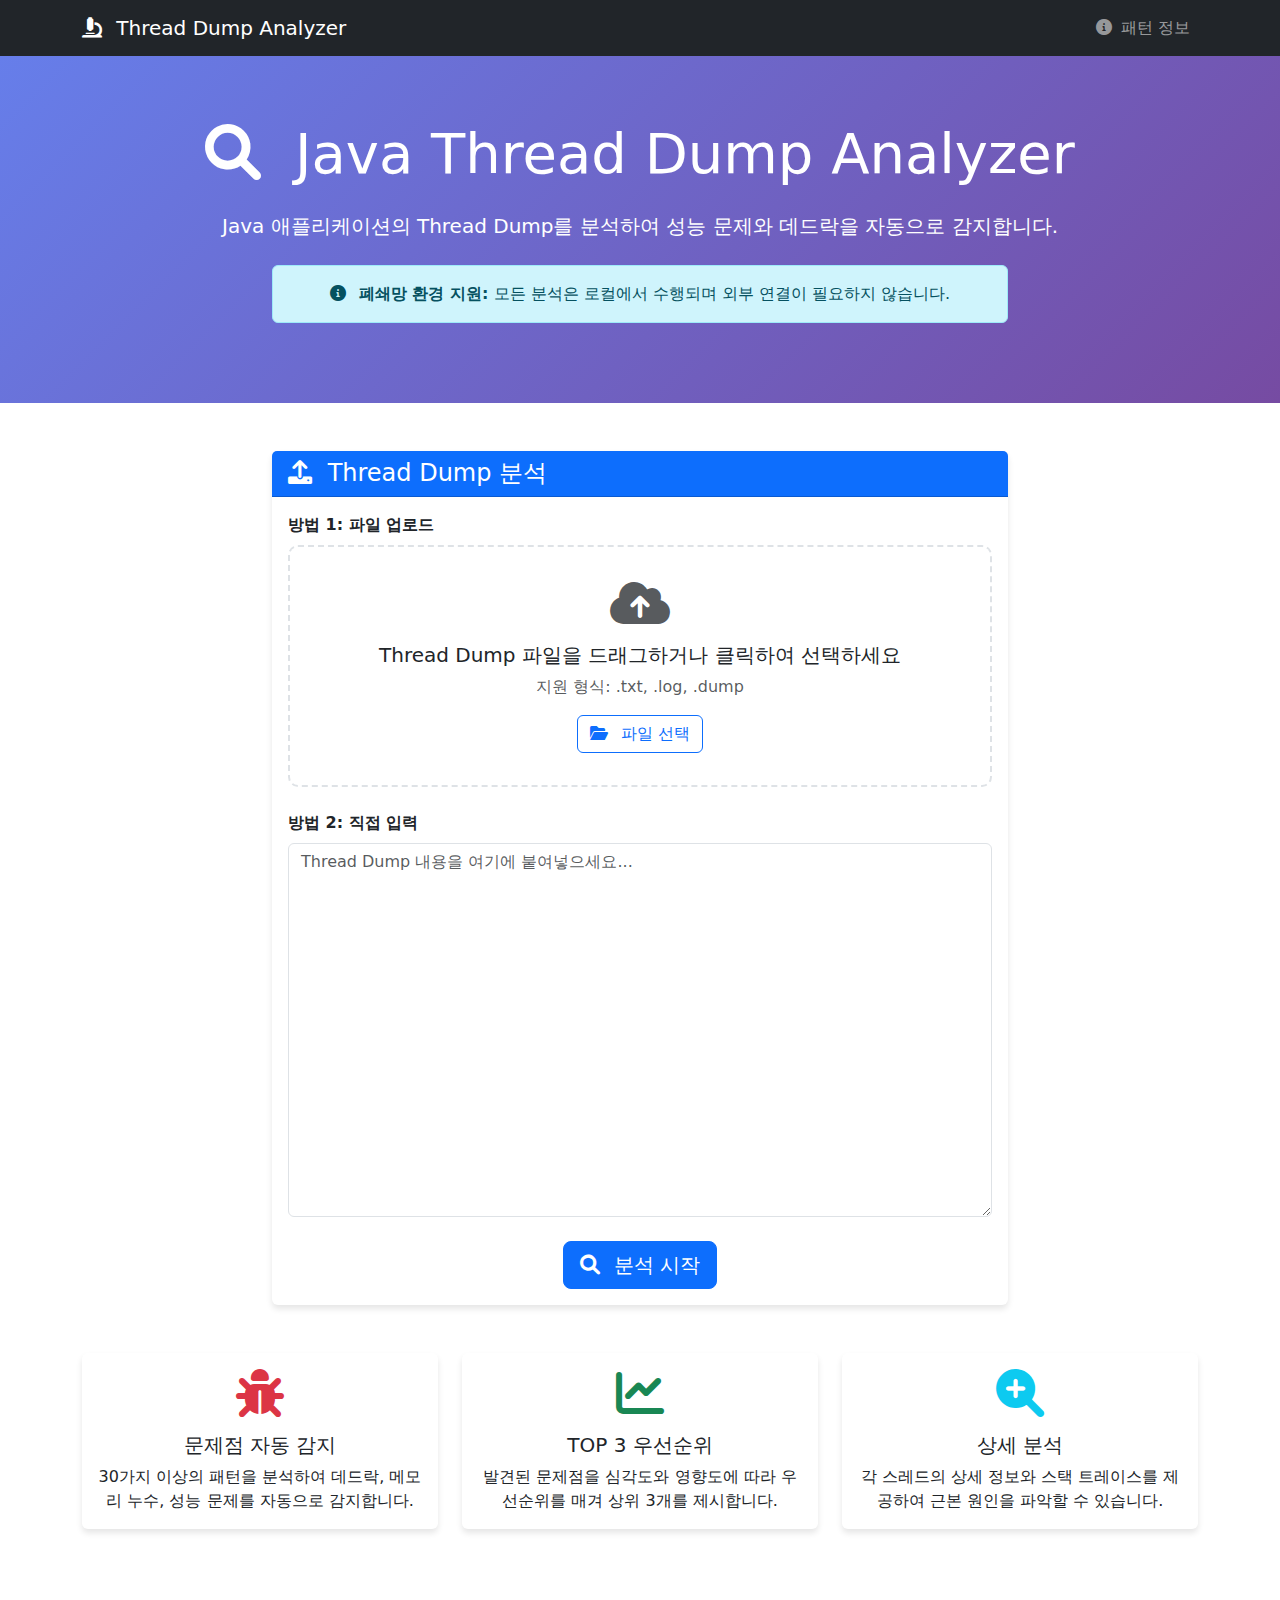
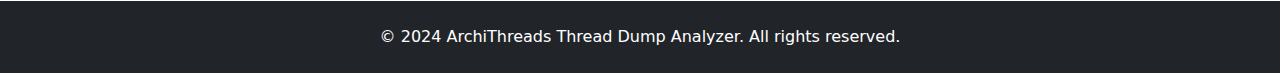
<file: src/main/resources/templates/index.html>
<!DOCTYPE html>
<html lang="ko" xmlns:th="http://www.thymeleaf.org">
<head>
    <meta charset="UTF-8">
    <meta name="viewport" content="width=device-width, initial-scale=1.0">
    <title>Java Thread Dump Analyzer</title>
    <link href="https://cdn.jsdelivr.net/npm/bootstrap@5.1.3/dist/css/bootstrap.min.css" rel="stylesheet">
    <link href="https://cdnjs.cloudflare.com/ajax/libs/font-awesome/6.0.0/css/all.min.css" rel="stylesheet">
    <style>
        .hero-section {
            background: linear-gradient(135deg, #667eea 0%, #764ba2 100%);
            color: white;
            padding: 4rem 0;
        }
        .feature-card {
            transition: transform 0.3s ease;
            border: none;
            box-shadow: 0 4px 6px rgba(0, 0, 0, 0.1);
        }
        .feature-card:hover {
            transform: translateY(-5px);
        }
        .upload-area {
            border: 2px dashed #dee2e6;
            border-radius: 10px;
            padding: 2rem;
            text-align: center;
            transition: border-color 0.3s ease;
        }
        .upload-area:hover {
            border-color: #667eea;
        }
        .upload-area.dragover {
            border-color: #667eea;
            background-color: #f8f9ff;
        }
    </style>
</head>
<body>
    <!-- Navigation -->
    <nav class="navbar navbar-expand-lg navbar-dark bg-dark">
        <div class="container">
            <a class="navbar-brand" href="/">
                <i class="fas fa-microscope me-2"></i>
                Thread Dump Analyzer
            </a>
            <div class="navbar-nav ms-auto">
                <a class="nav-link" href="/patterns">
                    <i class="fas fa-info-circle me-1"></i>
                    패턴 정보
                </a>
            </div>
        </div>
    </nav>

    <!-- Hero Section -->
    <section class="hero-section">
        <div class="container text-center">
            <h1 class="display-4 mb-4">
                <i class="fas fa-search me-3"></i>
                Java Thread Dump Analyzer
            </h1>
            <p class="lead mb-4">
                Java 애플리케이션의 Thread Dump를 분석하여 성능 문제와 데드락을 자동으로 감지합니다.
            </p>
            <div class="row justify-content-center">
                <div class="col-md-8">
                    <div class="alert alert-info">
                        <i class="fas fa-info-circle me-2"></i>
                        <strong>폐쇄망 환경 지원:</strong> 모든 분석은 로컬에서 수행되며 외부 연결이 필요하지 않습니다.
                    </div>
                </div>
            </div>
        </div>
    </section>

    <!-- Main Content -->
    <div class="container my-5">
        <div class="row">
            <!-- Upload Section -->
            <div class="col-lg-8 mx-auto">
                <div class="card feature-card">
                    <div class="card-header bg-primary text-white">
                        <h4 class="mb-0">
                            <i class="fas fa-upload me-2"></i>
                            Thread Dump 분석
                        </h4>
                    </div>
                    <div class="card-body">
                        <form action="/analyze" method="post" enctype="multipart/form-data" id="analyzeForm">
                            <!-- File Upload -->
                            <div class="mb-4">
                                <label class="form-label fw-bold">방법 1: 파일 업로드</label>
                                <div class="upload-area" id="uploadArea">
                                    <i class="fas fa-cloud-upload-alt fa-3x text-muted mb-3"></i>
                                    <h5>Thread Dump 파일을 드래그하거나 클릭하여 선택하세요</h5>
                                    <p class="text-muted">지원 형식: .txt, .log, .dump</p>
                                    <input type="file" class="form-control d-none" id="fileInput" name="file" 
                                           accept=".txt,.log,.dump" onchange="handleFileSelect(this)">
                                    <button type="button" class="btn btn-outline-primary" onclick="document.getElementById('fileInput').click()">
                                        <i class="fas fa-folder-open me-2"></i>
                                        파일 선택
                                    </button>
                                </div>
                                <div id="fileInfo" class="mt-2" style="display: none;">
                                    <div class="alert alert-success">
                                        <i class="fas fa-check-circle me-2"></i>
                                        <span id="fileName"></span> 선택됨
                                    </div>
                                </div>
                            </div>

                            <!-- Text Input -->
                            <div class="mb-4">
                                <label class="form-label fw-bold">방법 2: 직접 입력</label>
                                <textarea class="form-control" name="threadDump" rows="15" 
                                          placeholder="Thread Dump 내용을 여기에 붙여넣으세요..."></textarea>
                            </div>

                            <!-- Submit Button -->
                            <div class="text-center">
                                <button type="submit" class="btn btn-primary btn-lg">
                                    <i class="fas fa-search me-2"></i>
                                    분석 시작
                                </button>
                            </div>
                        </form>
                    </div>
                </div>
            </div>
        </div>

        <!-- Features Section -->
        <div class="row mt-5">
            <div class="col-md-4 mb-4">
                <div class="card feature-card h-100">
                    <div class="card-body text-center">
                        <i class="fas fa-bug fa-3x text-danger mb-3"></i>
                        <h5 class="card-title">문제점 자동 감지</h5>
                        <p class="card-text">30가지 이상의 패턴을 분석하여 데드락, 메모리 누수, 성능 문제를 자동으로 감지합니다.</p>
                    </div>
                </div>
            </div>
            <div class="col-md-4 mb-4">
                <div class="card feature-card h-100">
                    <div class="card-body text-center">
                        <i class="fas fa-chart-line fa-3x text-success mb-3"></i>
                        <h5 class="card-title">TOP 3 우선순위</h5>
                        <p class="card-text">발견된 문제점을 심각도와 영향도에 따라 우선순위를 매겨 상위 3개를 제시합니다.</p>
                    </div>
                </div>
            </div>
            <div class="col-md-4 mb-4">
                <div class="card feature-card h-100">
                    <div class="card-body text-center">
                        <i class="fas fa-search-plus fa-3x text-info mb-3"></i>
                        <h5 class="card-title">상세 분석</h5>
                        <p class="card-text">각 스레드의 상세 정보와 스택 트레이스를 제공하여 근본 원인을 파악할 수 있습니다.</p>
                    </div>
                </div>
            </div>
        </div>
    </div>

    <!-- Footer -->
    <footer class="bg-dark text-white py-4 mt-5">
        <div class="container text-center">
            <p class="mb-0">&copy; 2024 ArchiThreads Thread Dump Analyzer. All rights reserved.</p>
        </div>
    </footer>

    <script src="https://cdn.jsdelivr.net/npm/bootstrap@5.1.3/dist/js/bootstrap.bundle.min.js"></script>
    <script>
        // Drag and Drop functionality
        const uploadArea = document.getElementById('uploadArea');
        const fileInput = document.getElementById('fileInput');
        const fileInfo = document.getElementById('fileInfo');
        const fileName = document.getElementById('fileName');

        uploadArea.addEventListener('dragover', (e) => {
            e.preventDefault();
            uploadArea.classList.add('dragover');
        });

        uploadArea.addEventListener('dragleave', () => {
            uploadArea.classList.remove('dragover');
        });

        uploadArea.addEventListener('drop', (e) => {
            e.preventDefault();
            uploadArea.classList.remove('dragover');
            
            const files = e.dataTransfer.files;
            if (files.length > 0) {
                fileInput.files = files;
                handleFileSelect(fileInput);
            }
        });

        function handleFileSelect(input) {
            const file = input.files[0];
            if (file) {
                fileName.textContent = file.name + ' (' + formatFileSize(file.size) + ')';
                fileInfo.style.display = 'block';
            } else {
                fileInfo.style.display = 'none';
            }
        }

        function formatFileSize(bytes) {
            if (bytes === 0) return '0 Bytes';
            const k = 1024;
            const sizes = ['Bytes', 'KB', 'MB', 'GB'];
            const i = Math.floor(Math.log(bytes) / Math.log(k));
            return parseFloat((bytes / Math.pow(k, i)).toFixed(2)) + ' ' + sizes[i];
        }

        // Form validation
        document.getElementById('analyzeForm').addEventListener('submit', function(e) {
            const fileInput = document.getElementById('fileInput');
            const textarea = document.querySelector('textarea[name="threadDump"]');
            
            if (!fileInput.files[0] && !textarea.value.trim()) {
                e.preventDefault();
                alert('파일을 업로드하거나 Thread Dump 내용을 입력해주세요.');
                return false;
            }
        });
    </script>
</body>
</html>
</file>
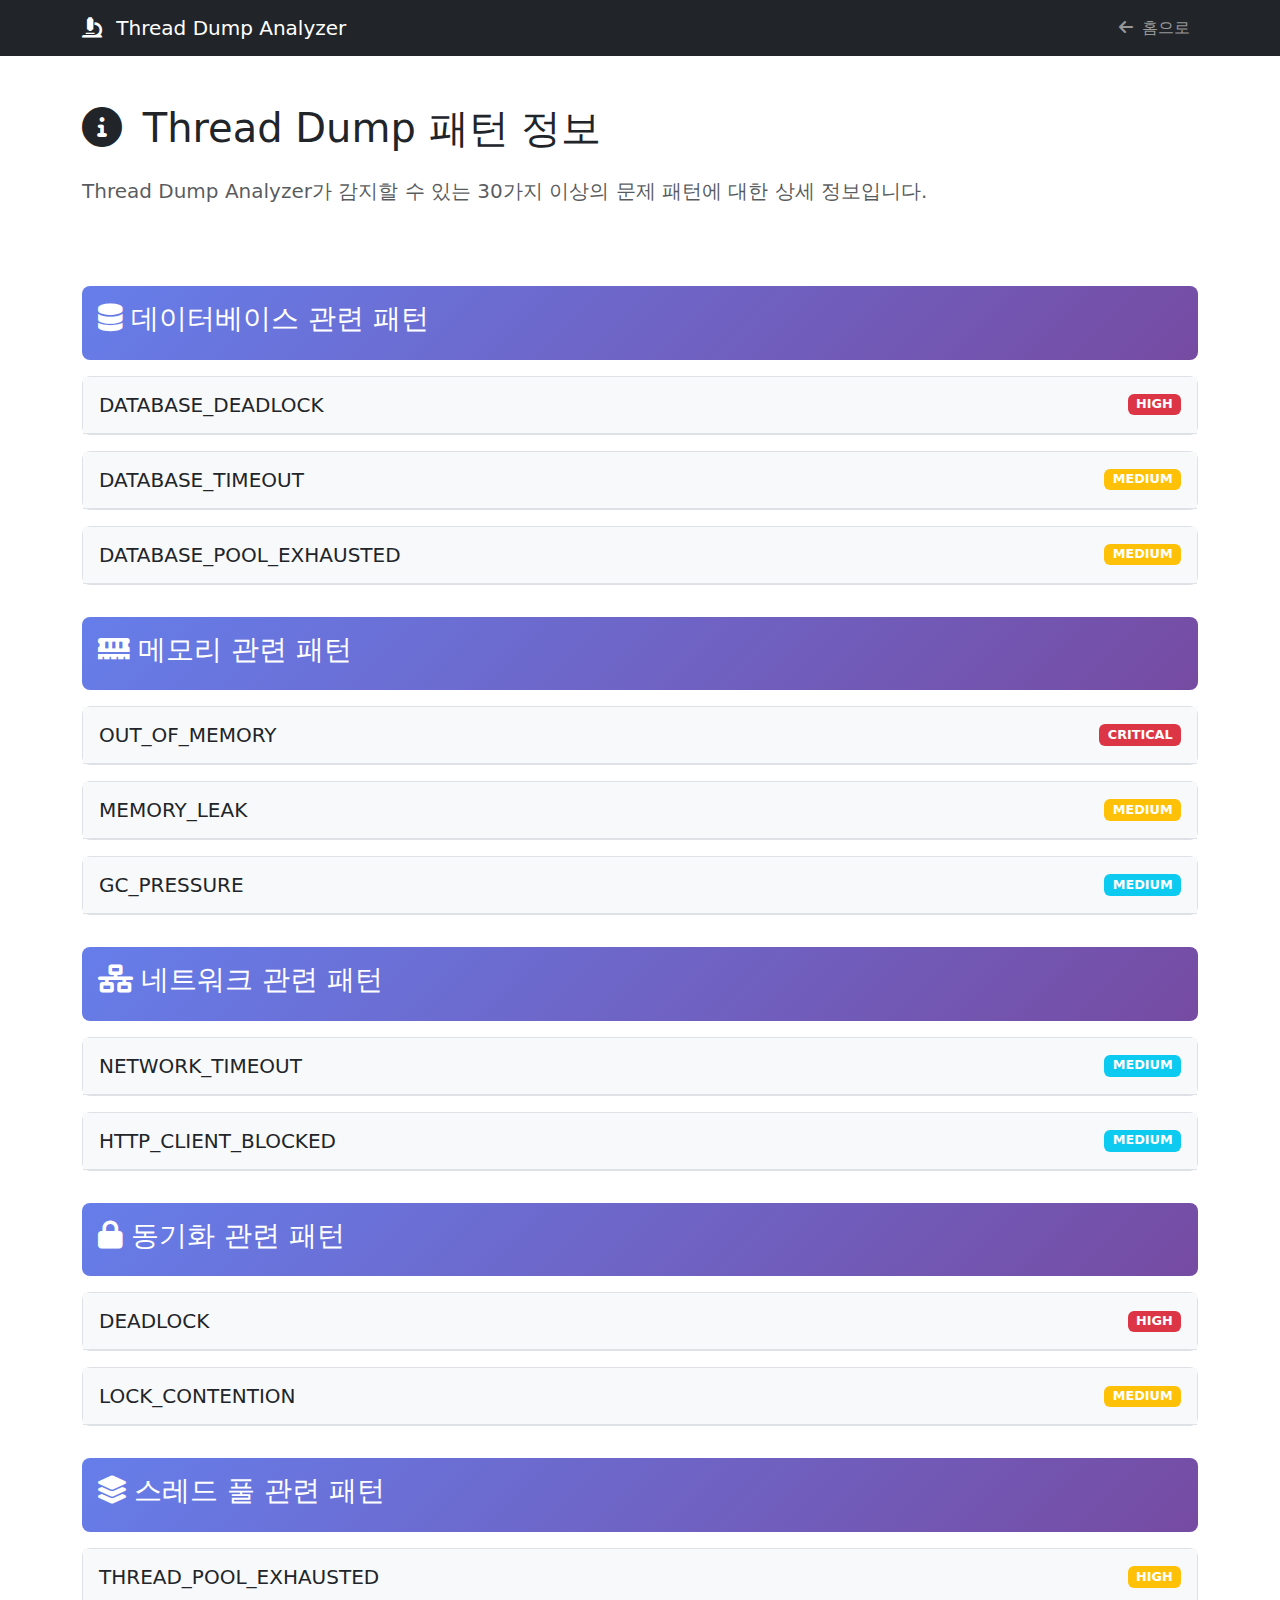
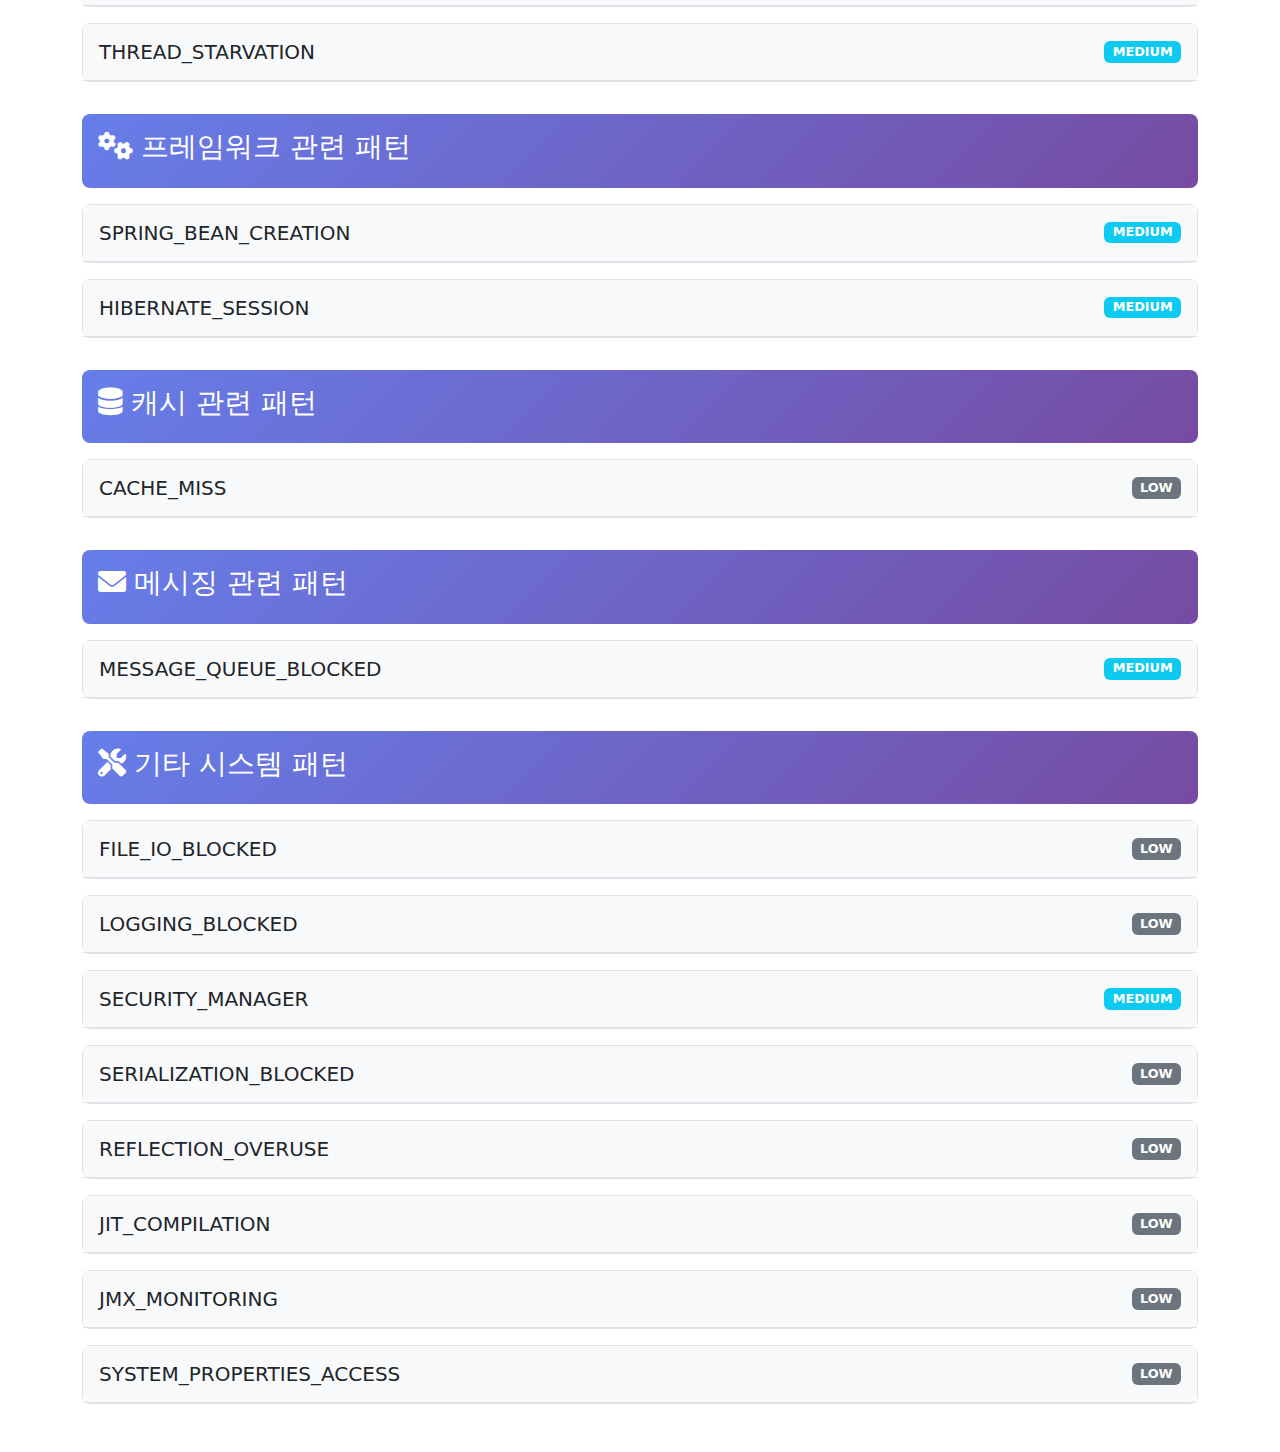
<file: src/main/resources/templates/patterns.html>
<!DOCTYPE html>
<html lang="ko" xmlns:th="http://www.thymeleaf.org">
<head>
    <meta charset="UTF-8">
    <meta name="viewport" content="width=device-width, initial-scale=1.0">
    <title>패턴 정보 - Thread Dump Analyzer</title>
    <link href="https://cdn.jsdelivr.net/npm/bootstrap@5.1.3/dist/css/bootstrap.min.css" rel="stylesheet">
    <link href="https://cdnjs.cloudflare.com/ajax/libs/font-awesome/6.0.0/css/all.min.css" rel="stylesheet">
    <style>
        .pattern-card {
            border: 1px solid #dee2e6;
            border-radius: 8px;
            margin-bottom: 1rem;
            transition: transform 0.2s ease;
        }
        .pattern-card:hover {
            transform: translateY(-2px);
            box-shadow: 0 4px 8px rgba(0,0,0,0.1);
        }
        .pattern-header {
            background-color: #f8f9fa;
            padding: 1rem;
            border-bottom: 1px solid #dee2e6;
            cursor: pointer;
        }
        .pattern-content {
            padding: 1rem;
            display: none;
        }
        .pattern-content.show {
            display: block;
        }
        .severity-badge {
            font-size: 0.8rem;
        }
        .category-header {
            background: linear-gradient(135deg, #667eea 0%, #764ba2 100%);
            color: white;
            padding: 1rem;
            border-radius: 8px;
            margin: 2rem 0 1rem 0;
        }
    </style>
</head>
<body>
    <!-- Navigation -->
    <nav class="navbar navbar-expand-lg navbar-dark bg-dark">
        <div class="container">
            <a class="navbar-brand" href="/">
                <i class="fas fa-microscope me-2"></i>
                Thread Dump Analyzer
            </a>
            <div class="navbar-nav ms-auto">
                <a class="nav-link" href="/">
                    <i class="fas fa-arrow-left me-1"></i>
                    홈으로
                </a>
            </div>
        </div>
    </nav>

    <div class="container my-5">
        <div class="row">
            <div class="col-12">
                <h1 class="display-6 mb-4">
                    <i class="fas fa-info-circle me-2"></i>
                    Thread Dump 패턴 정보
                </h1>
                <p class="lead text-muted mb-5">
                    Thread Dump Analyzer가 감지할 수 있는 30가지 이상의 문제 패턴에 대한 상세 정보입니다.
                </p>
            </div>
        </div>

        <!-- Database Patterns -->
        <div class="category-header">
            <h3><i class="fas fa-database me-2"></i>데이터베이스 관련 패턴</h3>
        </div>
        
        <div class="pattern-card">
            <div class="pattern-header" onclick="togglePattern('db-deadlock')">
                <div class="d-flex justify-content-between align-items-center">
                    <h5 class="mb-0">DATABASE_DEADLOCK</h5>
                    <span class="badge bg-danger severity-badge">HIGH</span>
                </div>
            </div>
            <div class="pattern-content" id="db-deadlock">
                <p><strong>설명:</strong> 데이터베이스 트랜잭션 간 데드락이 발생한 경우</p>
                <p><strong>감지 방법:</strong> java.sql.Connection, oracle.jdbc, mysql.jdbc, postgresql.jdbc 관련 스택 트레이스</p>
                <p><strong>근본 원인:</strong> 트랜잭션 순서 불일치, 동시성 제어 부족</p>
                <p><strong>해결 방안:</strong> 트랜잭션 순서 일관성 유지, 데드락 감지 및 해결 로직 추가</p>
            </div>
        </div>

        <div class="pattern-card">
            <div class="pattern-header" onclick="togglePattern('db-timeout')">
                <div class="d-flex justify-content-between align-items-center">
                    <h5 class="mb-0">DATABASE_TIMEOUT</h5>
                    <span class="badge bg-warning severity-badge">MEDIUM</span>
                </div>
            </div>
            <div class="pattern-content" id="db-timeout">
                <p><strong>설명:</strong> 데이터베이스 쿼리 타임아웃이 발생한 경우</p>
                <p><strong>감지 방법:</strong> SQLTimeoutException, Connection timeout, Query timeout 관련 스택 트레이스</p>
                <p><strong>근본 원인:</strong> 느린 쿼리, 인덱스 부족, 네트워크 지연</p>
                <p><strong>해결 방안:</strong> 쿼리 최적화, 인덱스 추가, 타임아웃 설정 조정</p>
            </div>
        </div>

        <div class="pattern-card">
            <div class="pattern-header" onclick="togglePattern('db-pool')">
                <div class="d-flex justify-content-between align-items-center">
                    <h5 class="mb-0">DATABASE_POOL_EXHAUSTED</h5>
                    <span class="badge bg-warning severity-badge">MEDIUM</span>
                </div>
            </div>
            <div class="pattern-content" id="db-pool">
                <p><strong>설명:</strong> 데이터베이스 연결 풀이 고갈된 경우</p>
                <p><strong>감지 방법:</strong> ConnectionPool, DataSource, HikariPool 관련 스택 트레이스</p>
                <p><strong>근본 원인:</strong> 연결 풀 크기 부족, 연결 누수</p>
                <p><strong>해결 방안:</strong> 연결 풀 크기 증가, 연결 누수 확인 및 수정</p>
            </div>
        </div>

        <!-- Memory Patterns -->
        <div class="category-header">
            <h3><i class="fas fa-memory me-2"></i>메모리 관련 패턴</h3>
        </div>

        <div class="pattern-card">
            <div class="pattern-header" onclick="togglePattern('oom')">
                <div class="d-flex justify-content-between align-items-center">
                    <h5 class="mb-0">OUT_OF_MEMORY</h5>
                    <span class="badge bg-danger severity-badge">CRITICAL</span>
                </div>
            </div>
            <div class="pattern-content" id="oom">
                <p><strong>설명:</strong> JVM 힙 메모리 부족으로 인한 OutOfMemoryError</p>
                <p><strong>감지 방법:</strong> OutOfMemoryError, GC overhead, PermGen, Metaspace 관련 스택 트레이스</p>
                <p><strong>근본 원인:</strong> 메모리 누수, 힙 크기 부족, 대용량 객체 생성</p>
                <p><strong>해결 방안:</strong> 힙 메모리 크기 증가, 메모리 누수 확인 및 수정</p>
            </div>
        </div>

        <div class="pattern-card">
            <div class="pattern-header" onclick="togglePattern('memory-leak')">
                <div class="d-flex justify-content-between align-items-center">
                    <h5 class="mb-0">MEMORY_LEAK</h5>
                    <span class="badge bg-warning severity-badge">MEDIUM</span>
                </div>
            </div>
            <div class="pattern-content" id="memory-leak">
                <p><strong>설명:</strong> 메모리 누수가 의심되는 패턴</p>
                <p><strong>감지 방법:</strong> WeakReference, SoftReference, PhantomReference 관련 스택 트레이스</p>
                <p><strong>근본 원인:</strong> 객체 참조 누수, 캐시 미스, 리스너 미해제</p>
                <p><strong>해결 방안:</strong> 참조 해제 확인, 캐시 크기 조정, 리스너 정리</p>
            </div>
        </div>

        <div class="pattern-card">
            <div class="pattern-header" onclick="togglePattern('gc-pressure')">
                <div class="d-flex justify-content-between align-items-center">
                    <h5 class="mb-0">GC_PRESSURE</h5>
                    <span class="badge bg-info severity-badge">MEDIUM</span>
                </div>
            </div>
            <div class="pattern-content" id="gc-pressure">
                <p><strong>설명:</strong> 과도한 가비지 컬렉션으로 인한 성능 저하</p>
                <p><strong>감지 방법:</strong> GC, GarbageCollector, Full GC 관련 스택 트레이스</p>
                <p><strong>근본 원인:</strong> 과도한 객체 생성, GC 튜닝 부족</p>
                <p><strong>해결 방안:</strong> GC 튜닝 수행, 메모리 사용량 최적화</p>
            </div>
        </div>

        <!-- Network Patterns -->
        <div class="category-header">
            <h3><i class="fas fa-network-wired me-2"></i>네트워크 관련 패턴</h3>
        </div>

        <div class="pattern-card">
            <div class="pattern-header" onclick="togglePattern('network-timeout')">
                <div class="d-flex justify-content-between align-items-center">
                    <h5 class="mb-0">NETWORK_TIMEOUT</h5>
                    <span class="badge bg-info severity-badge">MEDIUM</span>
                </div>
            </div>
            <div class="pattern-content" id="network-timeout">
                <p><strong>설명:</strong> 네트워크 연결 타임아웃이 발생한 경우</p>
                <p><strong>감지 방법:</strong> SocketTimeoutException, ConnectException, UnknownHostException 관련 스택 트레이스</p>
                <p><strong>근본 원인:</strong> 네트워크 지연, 서버 응답 지연, 방화벽 설정</p>
                <p><strong>해결 방안:</strong> 네트워크 타임아웃 설정 조정, 연결 풀링 고려</p>
            </div>
        </div>

        <div class="pattern-card">
            <div class="pattern-header" onclick="togglePattern('http-client')">
                <div class="d-flex justify-content-between align-items-center">
                    <h5 class="mb-0">HTTP_CLIENT_BLOCKED</h5>
                    <span class="badge bg-info severity-badge">MEDIUM</span>
                </div>
            </div>
            <div class="pattern-content" id="http-client">
                <p><strong>설명:</strong> HTTP 클라이언트가 블록된 경우</p>
                <p><strong>감지 방법:</strong> HttpClient, ApacheHttpClient, OkHttp 관련 스택 트레이스</p>
                <p><strong>근본 원인:</strong> HTTP 요청 지연, 서버 응답 부족</p>
                <p><strong>해결 방안:</strong> HTTP 타임아웃 설정, 비동기 HTTP 클라이언트 사용</p>
            </div>
        </div>

        <!-- Synchronization Patterns -->
        <div class="category-header">
            <h3><i class="fas fa-lock me-2"></i>동기화 관련 패턴</h3>
        </div>

        <div class="pattern-card">
            <div class="pattern-header" onclick="togglePattern('deadlock')">
                <div class="d-flex justify-content-between align-items-center">
                    <h5 class="mb-0">DEADLOCK</h5>
                    <span class="badge bg-danger severity-badge">HIGH</span>
                </div>
            </div>
            <div class="pattern-content" id="deadlock">
                <p><strong>설명:</strong> Java 레벨 데드락이 발생한 경우</p>
                <p><strong>감지 방법:</strong> deadlock, Found Java-level deadlock 관련 스택 트레이스</p>
                <p><strong>근본 원인:</strong> 락 순서 불일치, 순환 대기</p>
                <p><strong>해결 방안:</strong> 락 순서 일관성 유지, 락 타임아웃 설정</p>
            </div>
        </div>

        <div class="pattern-card">
            <div class="pattern-header" onclick="togglePattern('lock-contention')">
                <div class="d-flex justify-content-between align-items-center">
                    <h5 class="mb-0">LOCK_CONTENTION</h5>
                    <span class="badge bg-warning severity-badge">MEDIUM</span>
                </div>
            </div>
            <div class="pattern-content" id="lock-contention">
                <p><strong>설명:</strong> 락 경합이 발생한 경우</p>
                <p><strong>감지 방법:</strong> synchronized, ReentrantLock, ReadWriteLock 관련 스택 트레이스</p>
                <p><strong>근본 원인:</strong> 동일한 락에 대한 과도한 경합</p>
                <p><strong>해결 방안:</strong> 락의 세분화, 락 없는 자료구조 사용</p>
            </div>
        </div>

        <!-- Thread Pool Patterns -->
        <div class="category-header">
            <h3><i class="fas fa-layer-group me-2"></i>스레드 풀 관련 패턴</h3>
        </div>

        <div class="pattern-card">
            <div class="pattern-header" onclick="togglePattern('thread-pool')">
                <div class="d-flex justify-content-between align-items-center">
                    <h5 class="mb-0">THREAD_POOL_EXHAUSTED</h5>
                    <span class="badge bg-warning severity-badge">HIGH</span>
                </div>
            </div>
            <div class="pattern-content" id="thread-pool">
                <p><strong>설명:</strong> 스레드 풀이 고갈된 경우</p>
                <p><strong>감지 방법:</strong> ThreadPoolExecutor, ForkJoinPool, ExecutorService 관련 스택 트레이스</p>
                <p><strong>근본 원인:</strong> 스레드 풀 크기 부족, 작업 큐 크기 부족</p>
                <p><strong>해결 방안:</strong> 스레드 풀 크기 증가, 작업 큐 크기 조정</p>
            </div>
        </div>

        <div class="pattern-card">
            <div class="pattern-header" onclick="togglePattern('thread-starvation')">
                <div class="d-flex justify-content-between align-items-center">
                    <h5 class="mb-0">THREAD_STARVATION</h5>
                    <span class="badge bg-info severity-badge">MEDIUM</span>
                </div>
            </div>
            <div class="pattern-content" id="thread-starvation">
                <p><strong>설명:</strong> 스레드 기아 상태가 발생한 경우</p>
                <p><strong>감지 방법:</strong> park, unpark, LockSupport 관련 스택 트레이스</p>
                <p><strong>근본 원인:</strong> 스레드 스케줄링 문제, 우선순위 불균형</p>
                <p><strong>해결 방안:</strong> 스레드 우선순위 조정, 스케줄링 정책 검토</p>
            </div>
        </div>

        <!-- Framework Patterns -->
        <div class="category-header">
            <h3><i class="fas fa-cogs me-2"></i>프레임워크 관련 패턴</h3>
        </div>

        <div class="pattern-card">
            <div class="pattern-header" onclick="togglePattern('spring-bean')">
                <div class="d-flex justify-content-between align-items-center">
                    <h5 class="mb-0">SPRING_BEAN_CREATION</h5>
                    <span class="badge bg-info severity-badge">MEDIUM</span>
                </div>
            </div>
            <div class="pattern-content" id="spring-bean">
                <p><strong>설명:</strong> Spring Bean 생성 중 블록이 발생한 경우</p>
                <p><strong>감지 방법:</strong> BeanFactory, ApplicationContext, @Autowired 관련 스택 트레이스</p>
                <p><strong>근본 원인:</strong> Spring 컨텍스트 초기화 지연, Bean 의존성 문제</p>
                <p><strong>해결 방안:</strong> Bean 의존성 최적화, 지연 초기화 고려</p>
            </div>
        </div>

        <div class="pattern-card">
            <div class="pattern-header" onclick="togglePattern('hibernate-session')">
                <div class="d-flex justify-content-between align-items-center">
                    <h5 class="mb-0">HIBERNATE_SESSION</h5>
                    <span class="badge bg-info severity-badge">MEDIUM</span>
                </div>
            </div>
            <div class="pattern-content" id="hibernate-session">
                <p><strong>설명:</strong> Hibernate 세션 관련 블록이 발생한 경우</p>
                <p><strong>감지 방법:</strong> SessionFactory, Hibernate, EntityManager 관련 스택 트레이스</p>
                <p><strong>근본 원인:</strong> 세션 관리 문제, 트랜잭션 경계 설정 오류</p>
                <p><strong>해결 방안:</strong> 세션 관리 최적화, 트랜잭션 경계 명확화</p>
            </div>
        </div>

        <!-- Cache Patterns -->
        <div class="category-header">
            <h3><i class="fas fa-database me-2"></i>캐시 관련 패턴</h3>
        </div>

        <div class="pattern-card">
            <div class="pattern-header" onclick="togglePattern('cache-miss')">
                <div class="d-flex justify-content-between align-items-center">
                    <h5 class="mb-0">CACHE_MISS</h5>
                    <span class="badge bg-secondary severity-badge">LOW</span>
                </div>
            </div>
            <div class="pattern-content" id="cache-miss">
                <p><strong>설명:</strong> 캐시 미스가 발생한 경우</p>
                <p><strong>감지 방법:</strong> Cache, Redis, Memcached, EhCache 관련 스택 트레이스</p>
                <p><strong>근본 원인:</strong> 캐시 효율성 저하, 캐시 크기 부족</p>
                <p><strong>해결 방안:</strong> 캐시 전략 재검토, 캐시 크기 조정</p>
            </div>
        </div>

        <!-- Messaging Patterns -->
        <div class="category-header">
            <h3><i class="fas fa-envelope me-2"></i>메시징 관련 패턴</h3>
        </div>

        <div class="pattern-card">
            <div class="pattern-header" onclick="togglePattern('message-queue')">
                <div class="d-flex justify-content-between align-items-center">
                    <h5 class="mb-0">MESSAGE_QUEUE_BLOCKED</h5>
                    <span class="badge bg-info severity-badge">MEDIUM</span>
                </div>
            </div>
            <div class="pattern-content" id="message-queue">
                <p><strong>설명:</strong> 메시지 큐 처리가 블록된 경우</p>
                <p><strong>감지 방법:</strong> JMS, RabbitMQ, Kafka, ActiveMQ 관련 스택 트레이스</p>
                <p><strong>근본 원인:</strong> 메시지 큐 처리 지연, 처리량 부족</p>
                <p><strong>해결 방안:</strong> 메시지 큐 설정 최적화, 처리량 조정</p>
            </div>
        </div>

        <!-- Additional Patterns -->
        <div class="category-header">
            <h3><i class="fas fa-tools me-2"></i>기타 시스템 패턴</h3>
        </div>

        <div class="pattern-card">
            <div class="pattern-header" onclick="togglePattern('file-io')">
                <div class="d-flex justify-content-between align-items-center">
                    <h5 class="mb-0">FILE_IO_BLOCKED</h5>
                    <span class="badge bg-secondary severity-badge">LOW</span>
                </div>
            </div>
            <div class="pattern-content" id="file-io">
                <p><strong>설명:</strong> 파일 I/O가 블록된 경우</p>
                <p><strong>감지 방법:</strong> FileInputStream, FileOutputStream, RandomAccessFile 관련 스택 트레이스</p>
                <p><strong>근본 원인:</strong> 파일 시스템 I/O 지연</p>
                <p><strong>해결 방안:</strong> 비동기 I/O 사용, I/O 타임아웃 설정</p>
            </div>
        </div>

        <div class="pattern-card">
            <div class="pattern-header" onclick="togglePattern('logging')">
                <div class="d-flex justify-content-between align-items-center">
                    <h5 class="mb-0">LOGGING_BLOCKED</h5>
                    <span class="badge bg-secondary severity-badge">LOW</span>
                </div>
            </div>
            <div class="pattern-content" id="logging">
                <p><strong>설명:</strong> 로깅이 블록된 경우</p>
                <p><strong>감지 방법:</strong> Logger, Log4j, Logback, SLF4J 관련 스택 트레이스</p>
                <p><strong>근본 원인:</strong> 로깅 시스템 지연</p>
                <p><strong>해결 방안:</strong> 비동기 로깅 사용, 로그 레벨 조정</p>
            </div>
        </div>

        <div class="pattern-card">
            <div class="pattern-header" onclick="togglePattern('security')">
                <div class="d-flex justify-content-between align-items-center">
                    <h5 class="mb-0">SECURITY_MANAGER</h5>
                    <span class="badge bg-info severity-badge">MEDIUM</span>
                </div>
            </div>
            <div class="pattern-content" id="security">
                <p><strong>설명:</strong> 보안 관리자 관련 블록이 발생한 경우</p>
                <p><strong>감지 방법:</strong> SecurityManager, AccessController, PrivilegedAction 관련 스택 트레이스</p>
                <p><strong>근본 원인:</strong> 보안 정책 검사 지연</p>
                <p><strong>해결 방안:</strong> 보안 정책 최적화, 권한 사전 부여</p>
            </div>
        </div>

        <div class="pattern-card">
            <div class="pattern-header" onclick="togglePattern('serialization')">
                <div class="d-flex justify-content-between align-items-center">
                    <h5 class="mb-0">SERIALIZATION_BLOCKED</h5>
                    <span class="badge bg-secondary severity-badge">LOW</span>
                </div>
            </div>
            <div class="pattern-content" id="serialization">
                <p><strong>설명:</strong> 직렬화/역직렬화가 블록된 경우</p>
                <p><strong>감지 방법:</strong> ObjectInputStream, ObjectOutputStream, Serializable 관련 스택 트레이스</p>
                <p><strong>근본 원인:</strong> 객체 직렬화 지연</p>
                <p><strong>해결 방안:</strong> 직렬화 최적화, 비동기 처리 사용</p>
            </div>
        </div>

        <div class="pattern-card">
            <div class="pattern-header" onclick="togglePattern('reflection')">
                <div class="d-flex justify-content-between align-items-center">
                    <h5 class="mb-0">REFLECTION_OVERUSE</h5>
                    <span class="badge bg-secondary severity-badge">LOW</span>
                </div>
            </div>
            <div class="pattern-content" id="reflection">
                <p><strong>설명:</strong> 리플렉션 사용이 과도한 경우</p>
                <p><strong>감지 방법:</strong> Class.forName, Method.invoke, Constructor.newInstance 관련 스택 트레이스</p>
                <p><strong>근본 원인:</strong> 리플렉션 성능 오버헤드</p>
                <p><strong>해결 방안:</strong> 리플렉션 사용 최소화, 캐싱 고려</p>
            </div>
        </div>

        <div class="pattern-card">
            <div class="pattern-header" onclick="togglePattern('jit')">
                <div class="d-flex justify-content-between align-items-center">
                    <h5 class="mb-0">JIT_COMPILATION</h5>
                    <span class="badge bg-secondary severity-badge">LOW</span>
                </div>
            </div>
            <div class="pattern-content" id="jit">
                <p><strong>설명:</strong> JIT 컴파일이 진행 중인 경우</p>
                <p><strong>감지 방법:</strong> Compiler, JIT, HotSpot 관련 스택 트레이스</p>
                <p><strong>근본 원인:</strong> JIT 컴파일 오버헤드</p>
                <p><strong>해결 방안:</strong> JIT 컴파일 최적화, AOT 컴파일 사용</p>
            </div>
        </div>

        <div class="pattern-card">
            <div class="pattern-header" onclick="togglePattern('monitoring')">
                <div class="d-flex justify-content-between align-items-center">
                    <h5 class="mb-0">JMX_MONITORING</h5>
                    <span class="badge bg-secondary severity-badge">LOW</span>
                </div>
            </div>
            <div class="pattern-content" id="monitoring">
                <p><strong>설명:</strong> JMX 모니터링이 활성화된 경우</p>
                <p><strong>감지 방법:</strong> MBeanServer, JMX, ManagementFactory 관련 스택 트레이스</p>
                <p><strong>근본 원인:</strong> 모니터링 오버헤드</p>
                <p><strong>해결 방안:</strong> 모니터링 설정 최적화, 샘플링 주기 조정</p>
            </div>
        </div>

        <div class="pattern-card">
            <div class="pattern-header" onclick="togglePattern('system-props')">
                <div class="d-flex justify-content-between align-items-center">
                    <h5 class="mb-0">SYSTEM_PROPERTIES_ACCESS</h5>
                    <span class="badge bg-secondary severity-badge">LOW</span>
                </div>
            </div>
            <div class="pattern-content" id="system-props">
                <p><strong>설명:</strong> 시스템 프로퍼티 접근이 발생한 경우</p>
                <p><strong>감지 방법:</strong> System.getProperty, System.setProperty 관련 스택 트레이스</p>
                <p><strong>근본 원인:</strong> 시스템 프로퍼티 접근 오버헤드</p>
                <p><strong>해결 방안:</strong> 시스템 프로퍼티 캐싱으로 성능 개선</p>
            </div>
        </div>
    </div>

    <script src="https://cdn.jsdelivr.net/npm/bootstrap@5.1.3/dist/js/bootstrap.bundle.min.js"></script>
    <script>
        function togglePattern(patternId) {
            const content = document.getElementById(patternId);
            const icon = content.previousElementSibling.querySelector('.fa-chevron-down, .fa-chevron-up');
            
            if (content.classList.contains('show')) {
                content.classList.remove('show');
                if (icon) {
                    icon.classList.remove('fa-chevron-up');
                    icon.classList.add('fa-chevron-down');
                }
            } else {
                content.classList.add('show');
                if (icon) {
                    icon.classList.remove('fa-chevron-down');
                    icon.classList.add('fa-chevron-up');
                }
            }
        }
    </script>
</body>
</html>
</file>
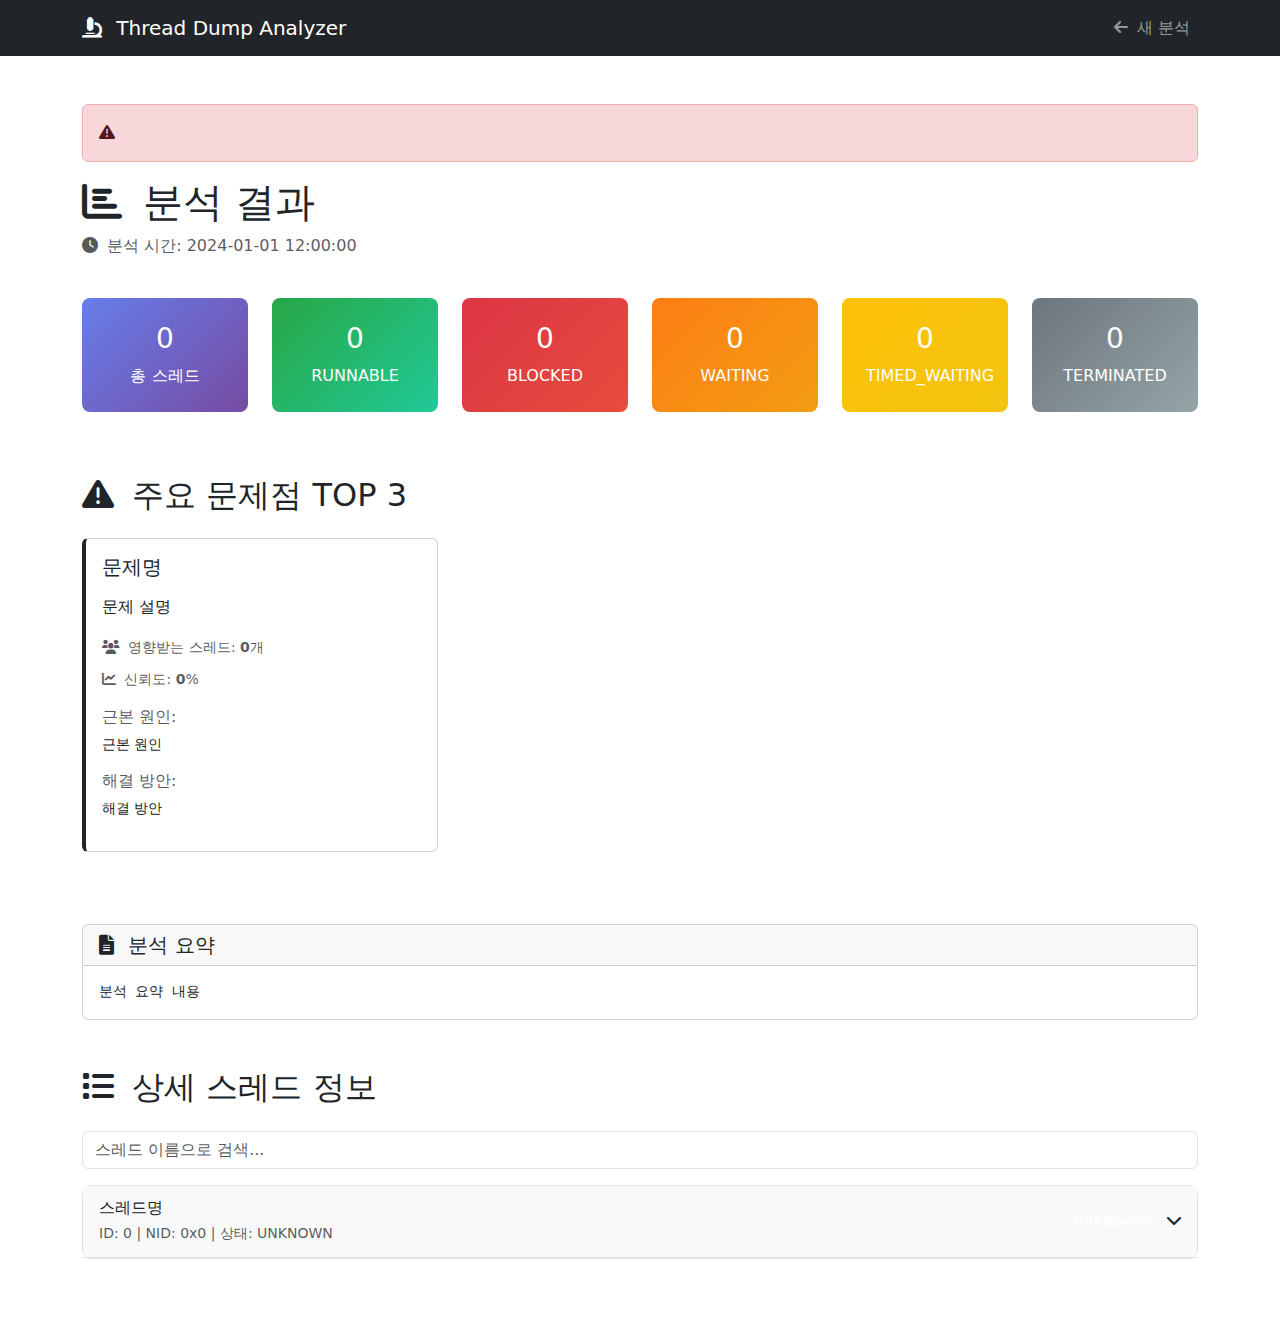
<file: src/main/resources/templates/result.html>
<!DOCTYPE html>
<html lang="ko" xmlns:th="http://www.thymeleaf.org">
<head>
    <meta charset="UTF-8">
    <meta name="viewport" content="width=device-width, initial-scale=1.0">
    <title>분석 결과 - Thread Dump Analyzer</title>
    <link href="https://cdn.jsdelivr.net/npm/bootstrap@5.1.3/dist/css/bootstrap.min.css" rel="stylesheet">
    <link href="https://cdnjs.cloudflare.com/ajax/libs/font-awesome/6.0.0/css/all.min.css" rel="stylesheet">
    <style>
        .severity-critical { color: #dc3545; }
        .severity-high { color: #fd7e14; }
        .severity-medium { color: #ffc107; }
        .severity-low { color: #28a745; }
        
        .problem-card {
            border-left: 4px solid;
            transition: transform 0.2s ease;
        }
        .problem-card:hover {
            transform: translateX(5px);
        }
        .problem-card.critical { border-left-color: #dc3545; }
        .problem-card.high { border-left-color: #fd7e14; }
        .problem-card.medium { border-left-color: #ffc107; }
        .problem-card.low { border-left-color: #28a745; }
        
        .thread-card {
            border: 1px solid #dee2e6;
            border-radius: 8px;
            margin-bottom: 1rem;
        }
        .thread-header {
            background-color: #f8f9fa;
            padding: 0.75rem 1rem;
            border-bottom: 1px solid #dee2e6;
            cursor: pointer;
        }
        .thread-content {
            padding: 1rem;
            display: none;
        }
        .thread-content.show {
            display: block;
        }
        .stack-trace {
            font-family: 'Courier New', monospace;
            font-size: 0.9rem;
            background-color: #f8f9fa;
            padding: 1rem;
            border-radius: 4px;
            white-space: pre-wrap;
            max-height: 300px;
            overflow-y: auto;
        }
        .stat-card {
            text-align: center;
            padding: 1.5rem;
            border-radius: 8px;
            background: linear-gradient(135deg, #667eea 0%, #764ba2 100%);
            color: white;
        }
    </style>
</head>
<body>
    <!-- Navigation -->
    <nav class="navbar navbar-expand-lg navbar-dark bg-dark">
        <div class="container">
            <a class="navbar-brand" href="/">
                <i class="fas fa-microscope me-2"></i>
                Thread Dump Analyzer
            </a>
            <div class="navbar-nav ms-auto">
                <a class="nav-link" href="/">
                    <i class="fas fa-arrow-left me-1"></i>
                    새 분석
                </a>
            </div>
        </div>
    </nav>

    <div class="container my-5">
        <!-- Error Message -->
        <div th:if="${error}" class="alert alert-danger">
            <i class="fas fa-exclamation-triangle me-2"></i>
            <span th:text="${error}"></span>
        </div>

        <!-- Success Message and Analysis Results -->
        <div th:if="${success}" th:object="${analysis}">
            <!-- Header -->
            <div class="row mb-4">
                <div class="col-12">
                    <h1 class="display-6">
                        <i class="fas fa-chart-bar me-2"></i>
                        분석 결과
                    </h1>
                    <p class="text-muted">
                        <i class="fas fa-clock me-1"></i>
                        분석 시간: <span th:text="*{dumpTimestamp}">2024-01-01 12:00:00</span>
                    </p>
                </div>
            </div>

            <!-- Statistics Cards -->
            <div class="row mb-5">
                <div class="col-md-2 mb-3">
                    <div class="stat-card">
                        <h3 th:text="*{totalThreads}">0</h3>
                        <p class="mb-0">총 스레드</p>
                    </div>
                </div>
                <div class="col-md-2 mb-3">
                    <div class="stat-card" style="background: linear-gradient(135deg, #28a745 0%, #20c997 100%);">
                        <h3 th:text="*{runnableThreads}">0</h3>
                        <p class="mb-0">RUNNABLE</p>
                    </div>
                </div>
                <div class="col-md-2 mb-3">
                    <div class="stat-card" style="background: linear-gradient(135deg, #dc3545 0%, #e74c3c 100%);">
                        <h3 th:text="*{blockedThreads}">0</h3>
                        <p class="mb-0">BLOCKED</p>
                    </div>
                </div>
                <div class="col-md-2 mb-3">
                    <div class="stat-card" style="background: linear-gradient(135deg, #fd7e14 0%, #f39c12 100%);">
                        <h3 th:text="*{waitingThreads}">0</h3>
                        <p class="mb-0">WAITING</p>
                    </div>
                </div>
                <div class="col-md-2 mb-3">
                    <div class="stat-card" style="background: linear-gradient(135deg, #ffc107 0%, #f1c40f 100%);">
                        <h3 th:text="*{timedWaitingThreads}">0</h3>
                        <p class="mb-0">TIMED_WAITING</p>
                    </div>
                </div>
                <div class="col-md-2 mb-3">
                    <div class="stat-card" style="background: linear-gradient(135deg, #6c757d 0%, #95a5a6 100%);">
                        <h3 th:text="*{terminatedThreads}">0</h3>
                        <p class="mb-0">TERMINATED</p>
                    </div>
                </div>
            </div>

            <!-- Top 3 Problems -->
            <div class="row mb-5" th:if="*{topProblems != null and !topProblems.isEmpty()}">
                <div class="col-12">
                    <h2 class="mb-4">
                        <i class="fas fa-exclamation-triangle me-2"></i>
                        주요 문제점 TOP 3
                    </h2>
                    <div class="row">
                        <div th:each="problem, iterStat : *{topProblems}" class="col-md-4 mb-4">
                            <div class="card problem-card" th:classappend="'problem-card ' + ${problem.severity.toLowerCase()}">
                                <div class="card-body">
                                    <div class="d-flex justify-content-between align-items-start mb-3">
                                        <h5 class="card-title mb-0" th:text="${problem.patternName}">문제명</h5>
                                        <span class="badge" 
                                              th:classappend="'bg-' + ${problem.severity == 'CRITICAL' ? 'danger' : problem.severity == 'HIGH' ? 'warning' : problem.severity == 'MEDIUM' ? 'info' : 'success'}"
                                              th:text="${problem.severity}">HIGH</span>
                                    </div>
                                    <p class="card-text" th:text="${problem.description}">문제 설명</p>
                                    <div class="mb-2">
                                        <small class="text-muted">
                                            <i class="fas fa-users me-1"></i>
                                            영향받는 스레드: <strong th:text="${problem.affectedThreads}">0</strong>개
                                        </small>
                                    </div>
                                    <div class="mb-3">
                                        <small class="text-muted">
                                            <i class="fas fa-chart-line me-1"></i>
                                            신뢰도: <strong th:text="${#numbers.formatDecimal(problem.confidence * 100, 1, 1)}">0</strong>%
                                        </small>
                                    </div>
                                    <div class="mb-3">
                                        <h6 class="text-muted">근본 원인:</h6>
                                        <p class="small" th:text="${problem.rootCause}">근본 원인</p>
                                    </div>
                                    <div>
                                        <h6 class="text-muted">해결 방안:</h6>
                                        <p class="small" th:text="${problem.solution}">해결 방안</p>
                                    </div>
                                </div>
                            </div>
                        </div>
                    </div>
                </div>
            </div>

            <!-- Analysis Summary -->
            <div class="row mb-5">
                <div class="col-12">
                    <div class="card">
                        <div class="card-header">
                            <h5 class="mb-0">
                                <i class="fas fa-file-alt me-2"></i>
                                분석 요약
                            </h5>
                        </div>
                        <div class="card-body">
                            <pre class="mb-0" th:text="*{analysisSummary}">분석 요약 내용</pre>
                        </div>
                    </div>
                </div>
            </div>

            <!-- Detailed Thread Information -->
            <div class="row">
                <div class="col-12">
                    <h2 class="mb-4">
                        <i class="fas fa-list me-2"></i>
                        상세 스레드 정보
                    </h2>
                    <div class="mb-3">
                        <input type="text" class="form-control" id="threadSearch" placeholder="스레드 이름으로 검색...">
                    </div>
                    <div id="threadList">
                        <div th:each="thread : *{threads}" class="thread-card" th:data-thread-name="${thread.threadName}">
                            <div class="thread-header" th:onclick="'toggleThread(\'' + ${thread.threadName} + '\')'">
                                <div class="d-flex justify-content-between align-items-center">
                                    <div>
                                        <h6 class="mb-1" th:text="${thread.threadName}">스레드명</h6>
                                        <small class="text-muted">
                                            ID: <span th:text="${thread.threadId}">0</span> | 
                                            NID: <span th:text="${thread.nid}">0x0</span> | 
                                            상태: <span th:text="${thread.javaLangThreadState}">UNKNOWN</span>
                                        </small>
                                    </div>
                                    <div>
                                        <span class="badge" 
                                              th:classappend="'bg-' + ${thread.javaLangThreadState == 'RUNNABLE' ? 'success' : thread.javaLangThreadState == 'BLOCKED' ? 'danger' : thread.javaLangThreadState == 'WAITING' ? 'warning' : 'secondary'}"
                                              th:text="${thread.javaLangThreadState}">UNKNOWN</span>
                                        <i class="fas fa-chevron-down ms-2"></i>
                                    </div>
                                </div>
                            </div>
                            <div class="thread-content" th:id="'thread-' + ${thread.threadName}">
                                <div class="row">
                                    <div class="col-md-6">
                                        <h6>기본 정보</h6>
                                        <table class="table table-sm">
                                            <tr>
                                                <td>스레드 ID:</td>
                                                <td th:text="${thread.threadId}">0</td>
                                            </tr>
                                            <tr>
                                                <td>Native ID:</td>
                                                <td th:text="${thread.nid}">0x0</td>
                                            </tr>
                                            <tr>
                                                <td>우선순위:</td>
                                                <td th:text="${thread.priority}">5</td>
                                            </tr>
                                            <tr>
                                                <td>데몬 스레드:</td>
                                                <td th:text="${thread.daemon}">false</td>
                                            </tr>
                                            <tr th:if="${thread.lockInfo}">
                                                <td>대기 중인 락:</td>
                                                <td th:text="${thread.lockInfo}">없음</td>
                                            </tr>
                                        </table>
                                    </div>
                                    <div class="col-md-6">
                                        <h6>스택 트레이스</h6>
                                        <div class="stack-trace" th:text="${thread.stackTrace}">스택 트레이스</div>
                                    </div>
                                </div>
                            </div>
                        </div>
                    </div>
                </div>
            </div>
        </div>
    </div>

    <script src="https://cdn.jsdelivr.net/npm/bootstrap@5.1.3/dist/js/bootstrap.bundle.min.js"></script>
    <script>
        function toggleThread(threadName) {
            const content = document.getElementById('thread-' + threadName);
            const icon = content.previousElementSibling.querySelector('.fa-chevron-down');
            
            if (content.classList.contains('show')) {
                content.classList.remove('show');
                icon.classList.remove('fa-chevron-up');
                icon.classList.add('fa-chevron-down');
            } else {
                content.classList.add('show');
                icon.classList.remove('fa-chevron-down');
                icon.classList.add('fa-chevron-up');
            }
        }

        // Thread search functionality
        document.getElementById('threadSearch').addEventListener('input', function(e) {
            const searchTerm = e.target.value.toLowerCase();
            const threadCards = document.querySelectorAll('.thread-card');
            
            threadCards.forEach(card => {
                const threadName = card.dataset.threadName.toLowerCase();
                if (threadName.includes(searchTerm)) {
                    card.style.display = 'block';
                } else {
                    card.style.display = 'none';
                }
            });
        });
    </script>
</body>
</html>
</file>
